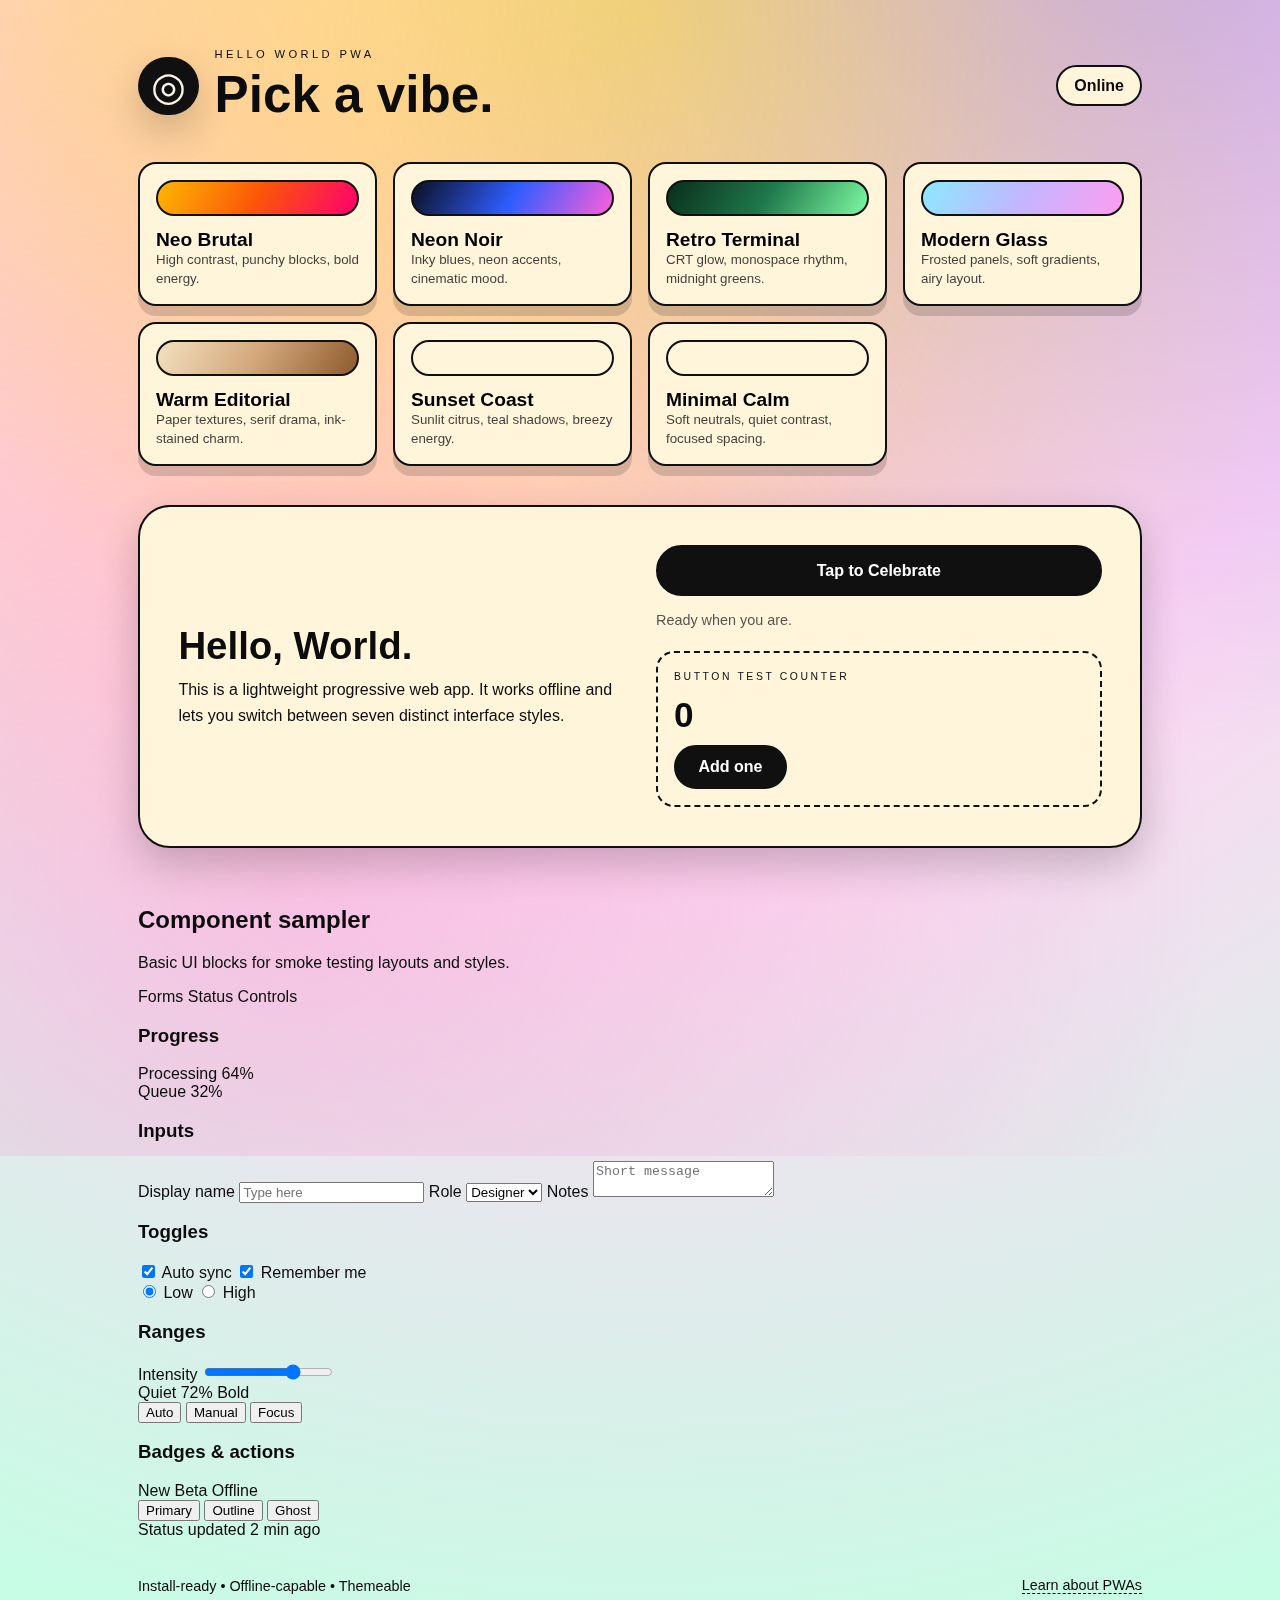
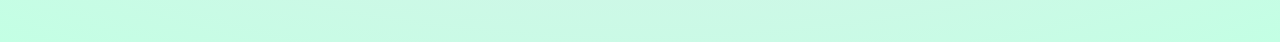
<file: index.html>
<!doctype html>
<html lang="en" data-theme="brutal">
  <head>
    <meta charset="utf-8" />
    <meta name="viewport" content="width=device-width, initial-scale=1" />
    <meta name="theme-color" content="#0b0b0b" />
    <title>Hello PWA</title>
    <link rel="manifest" href="/manifest.webmanifest" />
    <link rel="stylesheet" href="/styles.css" />
    <link rel="icon" href="/icon.svg" type="image/svg+xml" />
  </head>
  <body>
    <div class="ambient" aria-hidden="true"></div>
    <main class="shell">
      <header class="top">
        <div class="brand">
          <span class="logo" aria-hidden="true">◎</span>
          <div>
            <p class="kicker">Hello World PWA</p>
            <h1>Pick a vibe.</h1>
          </div>
        </div>
        <div class="status" id="net-status">Checking connection…</div>
      </header>

      <section class="chooser" aria-label="Theme chooser">
        <button class="theme-card" data-theme="brutal">
          <span class="swatch brutal"></span>
          <div>
            <h2>Neo Brutal</h2>
            <p>High contrast, punchy blocks, bold energy.</p>
          </div>
        </button>
        <button class="theme-card" data-theme="noir">
          <span class="swatch noir"></span>
          <div>
            <h2>Neon Noir</h2>
            <p>Inky blues, neon accents, cinematic mood.</p>
          </div>
        </button>
        <button class="theme-card" data-theme="terminal">
          <span class="swatch terminal"></span>
          <div>
            <h2>Retro Terminal</h2>
            <p>CRT glow, monospace rhythm, midnight greens.</p>
          </div>
        </button>
        <button class="theme-card" data-theme="glass">
          <span class="swatch glass"></span>
          <div>
            <h2>Modern Glass</h2>
            <p>Frosted panels, soft gradients, airy layout.</p>
          </div>
        </button>
        <button class="theme-card" data-theme="editorial">
          <span class="swatch editorial"></span>
          <div>
            <h2>Warm Editorial</h2>
            <p>Paper textures, serif drama, ink-stained charm.</p>
          </div>
        </button>
        <button class="theme-card" data-theme="sunset">
          <span class="swatch sunset"></span>
          <div>
            <h2>Sunset Coast</h2>
            <p>Sunlit citrus, teal shadows, breezy energy.</p>
          </div>
        </button>
        <button class="theme-card" data-theme="minimal">
          <span class="swatch minimal"></span>
          <div>
            <h2>Minimal Calm</h2>
            <p>Soft neutrals, quiet contrast, focused spacing.</p>
          </div>
        </button>
      </section>

      <section class="hero">
        <div>
          <h2>Hello, World.</h2>
          <p>
            This is a lightweight progressive web app. It works offline and lets you switch
            between seven distinct interface styles.
          </p>
        </div>
        <div class="cta">
          <button id="hello-btn">Tap to Celebrate</button>
          <p class="tiny" id="hello-output">Ready when you are.</p>
          <div class="counter-block" aria-live="polite">
            <p class="counter-label">Button test counter</p>
            <div class="counter-readout" id="counter-value">0</div>
            <button id="counter-btn" type="button">Add one</button>
          </div>
        </div>
      </section>

      <section class="components" aria-label="UI components">
        <div class="components-head">
          <div>
            <h2>Component sampler</h2>
            <p>Basic UI blocks for smoke testing layouts and styles.</p>
          </div>
          <div class="pill-row" role="list">
            <span class="pill" role="listitem">Forms</span>
            <span class="pill" role="listitem">Status</span>
            <span class="pill" role="listitem">Controls</span>
          </div>
        </div>
        <div class="component-grid">
          <article class="component-card">
            <h3>Progress</h3>
            <div class="progress">
              <div class="progress-track" role="progressbar" aria-valuemin="0" aria-valuemax="100" aria-valuenow="64">
                <span class="progress-fill" style="--value: 64%;"></span>
              </div>
              <div class="progress-meta">Processing 64%</div>
            </div>
            <div class="progress">
              <div class="progress-track alt" role="progressbar" aria-valuemin="0" aria-valuemax="100" aria-valuenow="32">
                <span class="progress-fill" style="--value: 32%;"></span>
              </div>
              <div class="progress-meta">Queue 32%</div>
            </div>
          </article>

          <article class="component-card">
            <h3>Inputs</h3>
            <label class="field">
              <span>Display name</span>
              <input type="text" placeholder="Type here" />
            </label>
            <label class="field">
              <span>Role</span>
              <select>
                <option>Designer</option>
                <option>Engineer</option>
                <option>Writer</option>
              </select>
            </label>
            <label class="field">
              <span>Notes</span>
              <textarea rows="2" placeholder="Short message"></textarea>
            </label>
          </article>

          <article class="component-card">
            <h3>Toggles</h3>
            <div class="switches">
              <label class="switch">
                <input type="checkbox" checked />
                <span class="switch-track" aria-hidden="true"></span>
                Auto sync
              </label>
              <label class="check">
                <input type="checkbox" checked />
                Remember me
              </label>
              <div class="radio-group" role="radiogroup" aria-label="Priority">
                <label class="radio">
                  <input type="radio" name="priority" checked />
                  Low
                </label>
                <label class="radio">
                  <input type="radio" name="priority" />
                  High
                </label>
              </div>
            </div>
          </article>

          <article class="component-card">
            <h3>Ranges</h3>
            <label class="field">
              <span>Intensity</span>
              <input type="range" min="0" max="100" value="72" />
            </label>
            <div class="range-meta">
              <span>Quiet</span>
              <span>72%</span>
              <span>Bold</span>
            </div>
            <div class="segmented" role="group" aria-label="Mode">
              <button type="button" class="seg active">Auto</button>
              <button type="button" class="seg">Manual</button>
              <button type="button" class="seg">Focus</button>
            </div>
          </article>

          <article class="component-card">
            <h3>Badges & actions</h3>
            <div class="chip-row">
              <span class="chip">New</span>
              <span class="chip">Beta</span>
              <span class="chip alert">Offline</span>
            </div>
            <div class="button-row">
              <button class="flat" type="button">Primary</button>
              <button class="outline" type="button">Outline</button>
              <button class="ghost-btn" type="button">Ghost</button>
            </div>
            <div class="note">
              <span class="dot" aria-hidden="true"></span>
              Status updated 2 min ago
            </div>
          </article>
        </div>
      </section>

      <footer class="foot">
        <div>Install-ready • Offline-capable • Themeable</div>
        <a class="ghost" href="https://developer.mozilla.org/en-US/docs/Web/Progressive_web_apps" target="_blank" rel="noreferrer">Learn about PWAs</a>
      </footer>
    </main>

    <script src="/app.js" defer></script>
  </body>
</html>
</file>
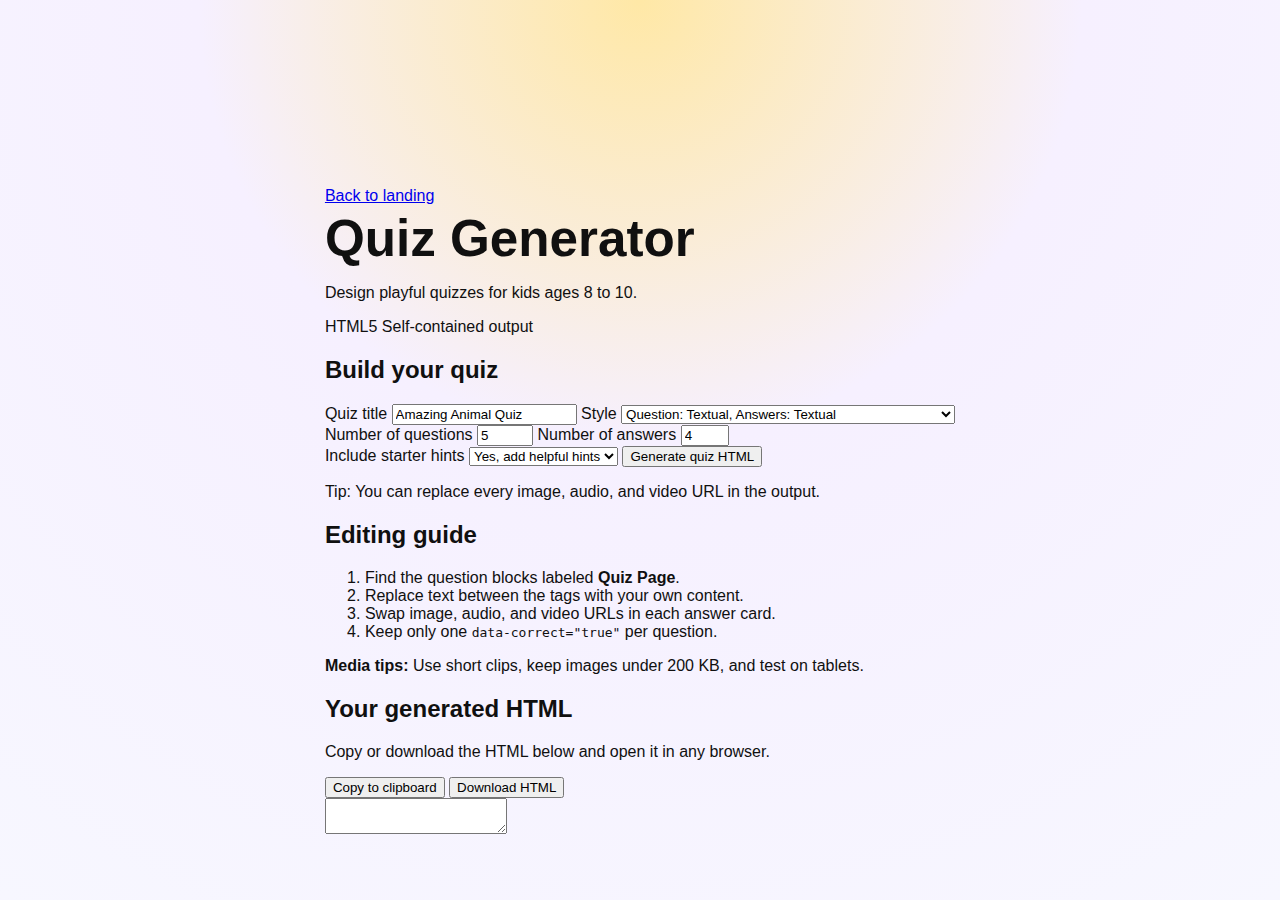
<file: quiz.html>
<!doctype html>
<html lang="en">
  <head>
    <meta charset="utf-8" />
    <meta name="viewport" content="width=device-width, initial-scale=1" />
    <meta name="theme-color" content="#ff7a4a" />
    <title>Quiz Generator</title>
    <link rel="manifest" href="/manifest.webmanifest" />
    <link rel="stylesheet" href="/styles.css" />
    <link rel="icon" href="/icon.svg" type="image/svg+xml" />
    <link rel="preconnect" href="https://fonts.googleapis.com" />
    <link rel="preconnect" href="https://fonts.gstatic.com" crossorigin />
    <link href="https://fonts.googleapis.com/css2?family=Fredoka:wght@400;600;700&family=Nunito:wght@400;600;700&display=swap" rel="stylesheet" />
  </head>
  <body class="quiz">
    <div class="quiz-ambient" aria-hidden="true"></div>
    <main class="quiz-shell">
      <header class="quiz-header">
        <div>
          <a class="quiz-back" href="/index.html">Back to landing</a>
          <h1>Quiz Generator</h1>
          <p class="quiz-subtitle">Design playful quizzes for kids ages 8 to 10.</p>
        </div>
        <div class="quiz-status">
          <span class="quiz-chip">HTML5</span>
          <span class="quiz-chip">Self-contained output</span>
        </div>
      </header>

      <section class="quiz-layout">
        <form class="quiz-card quiz-form" id="quiz-form">
          <h2>Build your quiz</h2>
          <label class="quiz-field">
            <span>Quiz title</span>
            <input type="text" id="quiz-title" value="Amazing Animal Quiz" />
          </label>
          <label class="quiz-field">
            <span>Style</span>
            <select id="quiz-style">
              <option value="text-text">Question: Textual, Answers: Textual</option>
              <option value="text-audio-image">Question: Textual + Sound, Answers: Images</option>
              <option value="video-audio-image-audio">Question: Video + Sound, Answers: Images + Sound</option>
            </select>
          </label>
          <div class="quiz-row">
            <label class="quiz-field">
              <span>Number of questions</span>
              <input type="number" id="quiz-questions" min="1" max="12" value="5" />
            </label>
            <label class="quiz-field">
              <span>Number of answers</span>
              <input type="number" id="quiz-answers" min="2" max="6" value="4" />
            </label>
          </div>
          <label class="quiz-field">
            <span>Include starter hints</span>
            <select id="quiz-hints">
              <option value="yes">Yes, add helpful hints</option>
              <option value="no">No, keep it clean</option>
            </select>
          </label>
          <button class="quiz-primary" type="submit">Generate quiz HTML</button>
          <p class="quiz-note">Tip: You can replace every image, audio, and video URL in the output.</p>
        </form>

        <aside class="quiz-card quiz-help">
          <h2>Editing guide</h2>
          <ol>
            <li>Find the question blocks labeled <strong>Quiz Page</strong>.</li>
            <li>Replace text between the tags with your own content.</li>
            <li>Swap image, audio, and video URLs in each answer card.</li>
            <li>Keep only one <code>data-correct="true"</code> per question.</li>
          </ol>
          <div class="quiz-tip">
            <p><strong>Media tips:</strong> Use short clips, keep images under 200 KB, and test on tablets.</p>
          </div>
        </aside>
      </section>

      <section class="quiz-card quiz-output">
        <div class="quiz-output-head">
          <div>
            <h2>Your generated HTML</h2>
            <p>Copy or download the HTML below and open it in any browser.</p>
          </div>
          <div class="quiz-toolbar">
            <button class="quiz-secondary" type="button" id="copy-html">Copy to clipboard</button>
            <button class="quiz-secondary" type="button" id="download-html">Download HTML</button>
          </div>
        </div>
        <textarea id="quiz-html" spellcheck="false"></textarea>
      </section>
    </main>

    <script src="/quiz.js" defer></script>
    <script src="/pwa.js" defer></script>
  </body>
</html>
</file>
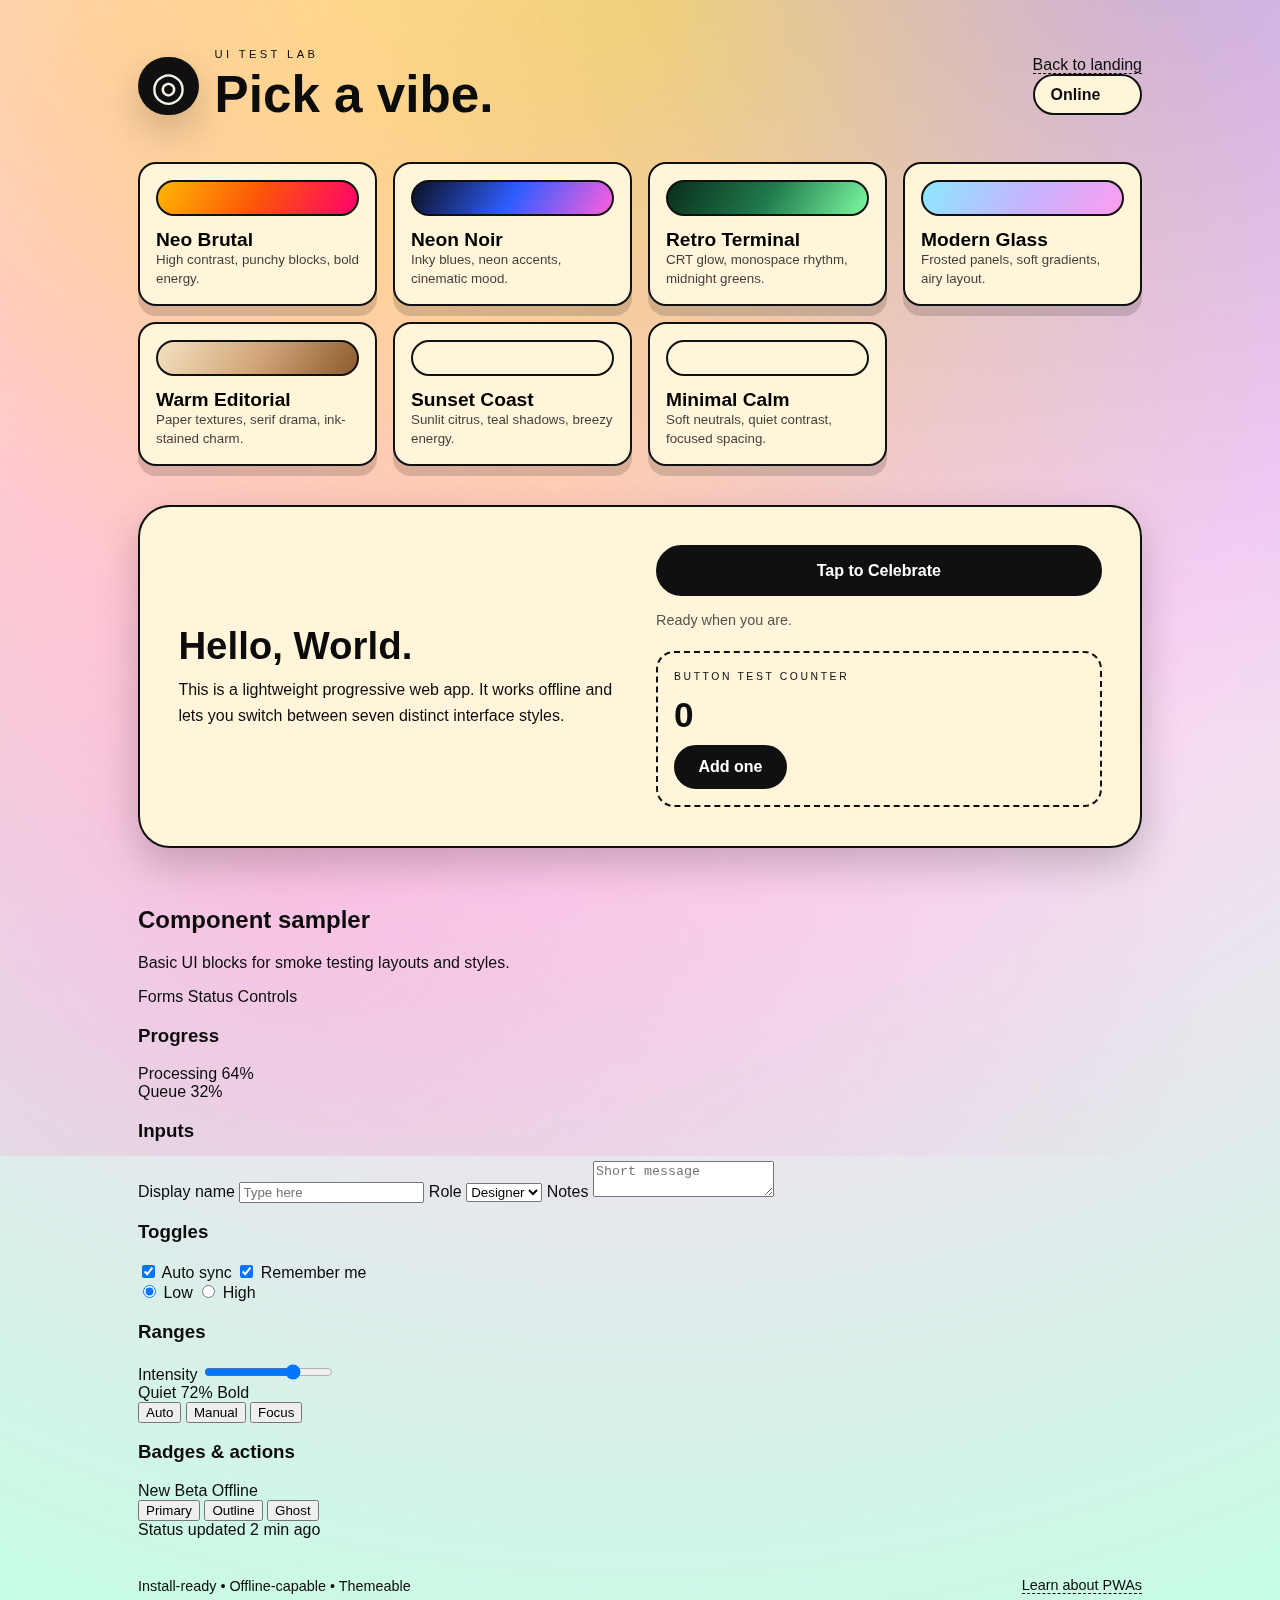
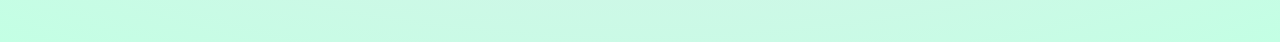
<file: test.html>
<!doctype html>
<html lang="en" data-theme="brutal">
  <head>
    <meta charset="utf-8" />
    <meta name="viewport" content="width=device-width, initial-scale=1" />
    <meta name="theme-color" content="#0b0b0b" />
    <title>UI Test Lab</title>
    <link rel="manifest" href="/manifest.webmanifest" />
    <link rel="stylesheet" href="/styles.css" />
    <link rel="icon" href="/icon.svg" type="image/svg+xml" />
  </head>
  <body>
    <div class="ambient" aria-hidden="true"></div>
    <main class="shell">
      <header class="top">
        <div class="brand">
          <span class="logo" aria-hidden="true">◎</span>
          <div>
            <p class="kicker">UI Test Lab</p>
            <h1>Pick a vibe.</h1>
          </div>
        </div>
        <div>
          <a class="ghost" href="/index.html">Back to landing</a>
          <div class="status" id="net-status">Checking connection…</div>
        </div>
      </header>

      <section class="chooser" aria-label="Theme chooser">
        <button class="theme-card" data-theme="brutal">
          <span class="swatch brutal"></span>
          <div>
            <h2>Neo Brutal</h2>
            <p>High contrast, punchy blocks, bold energy.</p>
          </div>
        </button>
        <button class="theme-card" data-theme="noir">
          <span class="swatch noir"></span>
          <div>
            <h2>Neon Noir</h2>
            <p>Inky blues, neon accents, cinematic mood.</p>
          </div>
        </button>
        <button class="theme-card" data-theme="terminal">
          <span class="swatch terminal"></span>
          <div>
            <h2>Retro Terminal</h2>
            <p>CRT glow, monospace rhythm, midnight greens.</p>
          </div>
        </button>
        <button class="theme-card" data-theme="glass">
          <span class="swatch glass"></span>
          <div>
            <h2>Modern Glass</h2>
            <p>Frosted panels, soft gradients, airy layout.</p>
          </div>
        </button>
        <button class="theme-card" data-theme="editorial">
          <span class="swatch editorial"></span>
          <div>
            <h2>Warm Editorial</h2>
            <p>Paper textures, serif drama, ink-stained charm.</p>
          </div>
        </button>
        <button class="theme-card" data-theme="sunset">
          <span class="swatch sunset"></span>
          <div>
            <h2>Sunset Coast</h2>
            <p>Sunlit citrus, teal shadows, breezy energy.</p>
          </div>
        </button>
        <button class="theme-card" data-theme="minimal">
          <span class="swatch minimal"></span>
          <div>
            <h2>Minimal Calm</h2>
            <p>Soft neutrals, quiet contrast, focused spacing.</p>
          </div>
        </button>
      </section>

      <section class="hero">
        <div>
          <h2>Hello, World.</h2>
          <p>
            This is a lightweight progressive web app. It works offline and lets you switch
            between seven distinct interface styles.
          </p>
        </div>
        <div class="cta">
          <button id="hello-btn">Tap to Celebrate</button>
          <p class="tiny" id="hello-output">Ready when you are.</p>
          <div class="counter-block" aria-live="polite">
            <p class="counter-label">Button test counter</p>
            <div class="counter-readout" id="counter-value">0</div>
            <button id="counter-btn" type="button">Add one</button>
          </div>
        </div>
      </section>

      <section class="components" aria-label="UI components">
        <div class="components-head">
          <div>
            <h2>Component sampler</h2>
            <p>Basic UI blocks for smoke testing layouts and styles.</p>
          </div>
          <div class="pill-row" role="list">
            <span class="pill" role="listitem">Forms</span>
            <span class="pill" role="listitem">Status</span>
            <span class="pill" role="listitem">Controls</span>
          </div>
        </div>
        <div class="component-grid">
          <article class="component-card">
            <h3>Progress</h3>
            <div class="progress">
              <div class="progress-track" role="progressbar" aria-valuemin="0" aria-valuemax="100" aria-valuenow="64">
                <span class="progress-fill" style="--value: 64%;"></span>
              </div>
              <div class="progress-meta">Processing 64%</div>
            </div>
            <div class="progress">
              <div class="progress-track alt" role="progressbar" aria-valuemin="0" aria-valuemax="100" aria-valuenow="32">
                <span class="progress-fill" style="--value: 32%;"></span>
              </div>
              <div class="progress-meta">Queue 32%</div>
            </div>
          </article>

          <article class="component-card">
            <h3>Inputs</h3>
            <label class="field">
              <span>Display name</span>
              <input type="text" placeholder="Type here" />
            </label>
            <label class="field">
              <span>Role</span>
              <select>
                <option>Designer</option>
                <option>Engineer</option>
                <option>Writer</option>
              </select>
            </label>
            <label class="field">
              <span>Notes</span>
              <textarea rows="2" placeholder="Short message"></textarea>
            </label>
          </article>

          <article class="component-card">
            <h3>Toggles</h3>
            <div class="switches">
              <label class="switch">
                <input type="checkbox" checked />
                <span class="switch-track" aria-hidden="true"></span>
                Auto sync
              </label>
              <label class="check">
                <input type="checkbox" checked />
                Remember me
              </label>
              <div class="radio-group" role="radiogroup" aria-label="Priority">
                <label class="radio">
                  <input type="radio" name="priority" checked />
                  Low
                </label>
                <label class="radio">
                  <input type="radio" name="priority" />
                  High
                </label>
              </div>
            </div>
          </article>

          <article class="component-card">
            <h3>Ranges</h3>
            <label class="field">
              <span>Intensity</span>
              <input type="range" min="0" max="100" value="72" />
            </label>
            <div class="range-meta">
              <span>Quiet</span>
              <span>72%</span>
              <span>Bold</span>
            </div>
            <div class="segmented" role="group" aria-label="Mode">
              <button type="button" class="seg active">Auto</button>
              <button type="button" class="seg">Manual</button>
              <button type="button" class="seg">Focus</button>
            </div>
          </article>

          <article class="component-card">
            <h3>Badges & actions</h3>
            <div class="chip-row">
              <span class="chip">New</span>
              <span class="chip">Beta</span>
              <span class="chip alert">Offline</span>
            </div>
            <div class="button-row">
              <button class="flat" type="button">Primary</button>
              <button class="outline" type="button">Outline</button>
              <button class="ghost-btn" type="button">Ghost</button>
            </div>
            <div class="note">
              <span class="dot" aria-hidden="true"></span>
              Status updated 2 min ago
            </div>
          </article>
        </div>
      </section>

      <footer class="foot">
        <div>Install-ready • Offline-capable • Themeable</div>
        <a class="ghost" href="https://developer.mozilla.org/en-US/docs/Web/Progressive_web_apps" target="_blank" rel="noreferrer">Learn about PWAs</a>
      </footer>
    </main>

    <script src="/app.js" defer></script>
  </body>
</html>
</file>
<file: styles.css>
:root {
  --ease-out: cubic-bezier(0.16, 1, 0.3, 1);
  --shadow: 0 16px 40px rgba(0, 0, 0, 0.2);
}

* {
  box-sizing: border-box;
}

body {
  margin: 0;
  min-height: 100vh;
  display: grid;
  place-items: center;
  font-family: "Space Grotesk", "Avenir Next", sans-serif;
  background: radial-gradient(circle at top, #ffe8a6 0%, #f6f0ff 40%, #f7f7ff 100%);
  color: #101010;
  overflow-x: hidden;
}

.ambient {
  position: fixed;
  inset: -20vmax;
  background:
    radial-gradient(circle at 20% 20%, rgba(255, 203, 92, 0.4), transparent 50%),
    radial-gradient(circle at 80% 10%, rgba(102, 89, 255, 0.35), transparent 45%),
    radial-gradient(circle at 30% 80%, rgba(255, 128, 197, 0.3), transparent 55%);
  filter: blur(0px);
  z-index: 0;
}

.shell {
  position: relative;
  z-index: 1;
  width: min(1100px, 92vw);
  padding: clamp(1.5rem, 4vw, 3rem);
  display: grid;
  gap: clamp(1.5rem, 3vw, 2.5rem);
}

.top {
  display: flex;
  gap: 1.5rem;
  justify-content: space-between;
  align-items: center;
  flex-wrap: wrap;
}

.brand {
  display: flex;
  gap: 1rem;
  align-items: center;
}

.logo {
  font-size: 2.5rem;
  padding: 0.4rem 0.8rem;
  border-radius: 999px;
  background: #101010;
  color: #f9f4e8;
  box-shadow: var(--shadow);
}

.kicker {
  text-transform: uppercase;
  letter-spacing: 0.3em;
  font-size: 0.7rem;
  margin: 0;
}

h1 {
  margin: 0.3rem 0 0;
  font-size: clamp(2rem, 4vw, 3.2rem);
}

.status {
  padding: 0.6rem 1rem;
  border-radius: 999px;
  background: #fdf6df;
  border: 2px solid #101010;
  font-weight: 600;
}

.chooser {
  display: grid;
  grid-template-columns: repeat(auto-fit, minmax(220px, 1fr));
  gap: 1rem;
}

.theme-card {
  border: 2px solid #101010;
  background: #ffffff;
  border-radius: 18px;
  padding: 1rem;
  text-align: left;
  display: grid;
  gap: 0.8rem;
  cursor: pointer;
  transition: transform 0.2s var(--ease-out), box-shadow 0.2s var(--ease-out);
  box-shadow: 0 10px 0 rgba(0, 0, 0, 0.15);
}

.theme-card:hover {
  transform: translateY(-4px);
  box-shadow: 0 16px 0 rgba(0, 0, 0, 0.2);
}

.theme-card h2 {
  margin: 0;
  font-size: 1.2rem;
}

.theme-card p {
  margin: 0;
  opacity: 0.75;
  line-height: 1.4;
}

.swatch {
  height: 36px;
  border-radius: 999px;
  border: 2px solid #101010;
}

.swatch.brutal {
  background: linear-gradient(120deg, #ffb703, #fb5607, #ff006e);
}

.swatch.noir {
  background: linear-gradient(120deg, #0b1022, #2f5dff, #ff5edb);
}

.swatch.terminal {
  background: linear-gradient(120deg, #0a2e1b, #1f7a4c, #7df9a1);
}

.swatch.glass {
  background: linear-gradient(120deg, #8be9ff, #c3b6ff, #ff9cf0);
}

.swatch.editorial {
  background: linear-gradient(120deg, #f3e1c0, #d2a679, #8d5b2d);
}

.hero {
  display: grid;
  grid-template-columns: repeat(auto-fit, minmax(260px, 1fr));
  gap: 2rem;
  align-items: center;
  padding: clamp(1.5rem, 3vw, 2.5rem);
  border-radius: 32px;
  border: 2px solid #101010;
  background: #fffaf0;
  box-shadow: var(--shadow);
  animation: floatIn 0.8s var(--ease-out);
}

.hero h2 {
  font-size: clamp(1.8rem, 3vw, 2.6rem);
  margin: 0 0 0.6rem;
}

.hero p {
  margin: 0;
  line-height: 1.6;
}

.cta {
  display: grid;
  gap: 0.8rem;
}

.cta button {
  border: 2px solid #101010;
  padding: 0.9rem 1.6rem;
  border-radius: 999px;
  background: #101010;
  color: #fff;
  font-size: 1rem;
  font-weight: 700;
  cursor: pointer;
  transition: transform 0.2s var(--ease-out), box-shadow 0.2s var(--ease-out);
}

.cta button:hover {
  transform: translateY(-2px) scale(1.01);
  box-shadow: var(--shadow);
}

.counter-block {
  margin-top: 0.4rem;
  padding: 1rem;
  border-radius: 18px;
  border: 2px dashed #101010;
  background: #fff;
  display: grid;
  gap: 0.6rem;
}

.counter-label {
  margin: 0;
  text-transform: uppercase;
  letter-spacing: 0.25em;
  font-size: 0.65rem;
}

.counter-readout {
  font-size: 2.2rem;
  font-weight: 700;
}

.counter-block button {
  justify-self: start;
  padding: 0.7rem 1.4rem;
}

.tiny {
  margin: 0;
  font-size: 0.9rem;
  opacity: 0.7;
}

.foot {
  display: flex;
  justify-content: space-between;
  align-items: center;
  gap: 1rem;
  flex-wrap: wrap;
  font-size: 0.9rem;
}

.ghost {
  text-decoration: none;
  color: inherit;
  border-bottom: 1px dashed currentColor;
}

@keyframes floatIn {
  from {
    opacity: 0;
    transform: translateY(18px);
  }
  to {
    opacity: 1;
    transform: translateY(0);
  }
}

/* Theme overrides */
html[data-theme="terminal"] body {
  font-family: "IBM Plex Mono", "JetBrains Mono", monospace;
  background: radial-gradient(circle at top, #0e2c1b 0%, #08140d 55%, #040807 100%);
  color: #d8ffe4;
}

html[data-theme="noir"] body {
  font-family: "Archivo", "Helvetica Neue", sans-serif;
  background: radial-gradient(circle at top, #1c2747 0%, #0b1022 45%, #05070f 100%);
  color: #eef3ff;
}

html[data-theme="noir"] .ambient {
  background:
    radial-gradient(circle at 20% 20%, rgba(93, 168, 255, 0.25), transparent 55%),
    radial-gradient(circle at 80% 10%, rgba(255, 94, 219, 0.2), transparent 50%),
    radial-gradient(circle at 40% 80%, rgba(46, 255, 223, 0.15), transparent 60%);
}

html[data-theme="noir"] .logo,
html[data-theme="noir"] .status,
html[data-theme="noir"] .theme-card,
html[data-theme="noir"] .hero,
html[data-theme="noir"] .counter-block,
html[data-theme="noir"] .cta button {
  border-color: #58c9ff;
}

html[data-theme="noir"] .logo {
  background: #0b1022;
  color: #7ef9ff;
}

html[data-theme="noir"] .status,
html[data-theme="noir"] .theme-card,
html[data-theme="noir"] .hero,
html[data-theme="noir"] .counter-block {
  background: rgba(11, 16, 34, 0.88);
  box-shadow: 0 22px 50px rgba(10, 20, 45, 0.55);
}

html[data-theme="noir"] .cta button {
  background: linear-gradient(120deg, #5a7bff, #7ef9ff, #ff6adf);
  color: #07101f;
}

html[data-theme="terminal"] .ambient {
  background:
    radial-gradient(circle at 20% 20%, rgba(46, 250, 125, 0.25), transparent 55%),
    radial-gradient(circle at 70% 30%, rgba(0, 255, 170, 0.2), transparent 50%),
    radial-gradient(circle at 50% 80%, rgba(0, 120, 80, 0.35), transparent 60%);
}

html[data-theme="terminal"] .logo,
html[data-theme="terminal"] .status,
html[data-theme="terminal"] .theme-card,
html[data-theme="terminal"] .hero,
html[data-theme="terminal"] .counter-block,
html[data-theme="terminal"] .cta button {
  border-color: #1eff8b;
}

html[data-theme="terminal"] .logo {
  background: #0a1b12;
  color: #1eff8b;
}

html[data-theme="terminal"] .status,
html[data-theme="terminal"] .theme-card,
html[data-theme="terminal"] .hero,
html[data-theme="terminal"] .counter-block {
  background: rgba(5, 20, 12, 0.8);
  box-shadow: 0 0 24px rgba(30, 255, 139, 0.25);
}

html[data-theme="terminal"] .cta button {
  background: #1eff8b;
  color: #052112;
}

html[data-theme="glass"] body {
  font-family: "Manrope", "Gill Sans", sans-serif;
  background: radial-gradient(circle at top, #c7f0ff 0%, #e7d6ff 45%, #fef6ff 100%);
  color: #1b1c24;
}

html[data-theme="glass"] .ambient {
  background:
    radial-gradient(circle at 20% 20%, rgba(255, 255, 255, 0.8), transparent 55%),
    radial-gradient(circle at 80% 10%, rgba(168, 195, 255, 0.65), transparent 50%),
    radial-gradient(circle at 40% 80%, rgba(255, 180, 235, 0.45), transparent 60%);
}

html[data-theme="glass"] .hero,
html[data-theme="glass"] .theme-card,
html[data-theme="glass"] .status,
html[data-theme="glass"] .counter-block {
  background: rgba(255, 255, 255, 0.55);
  backdrop-filter: blur(14px);
  border-color: rgba(27, 28, 36, 0.2);
  box-shadow: 0 24px 60px rgba(117, 127, 245, 0.25);
}

html[data-theme="glass"] .logo {
  background: rgba(255, 255, 255, 0.85);
  color: #5d43d6;
  border: 1px solid rgba(117, 127, 245, 0.3);
}

html[data-theme="glass"] .cta button {
  border-color: rgba(27, 28, 36, 0.2);
  background: linear-gradient(120deg, #6bdcff, #bca0ff, #ff92dd);
  color: #1b1c24;
}

html[data-theme="editorial"] body {
  font-family: "Cormorant Garamond", "Baskerville", serif;
  background: radial-gradient(circle at top, #f6e9d3 0%, #f2dcc2 40%, #e9d0b3 100%);
  color: #35200f;
}

html[data-theme="editorial"] .ambient {
  background:
    radial-gradient(circle at 20% 20%, rgba(255, 249, 235, 0.9), transparent 55%),
    radial-gradient(circle at 80% 10%, rgba(207, 160, 111, 0.45), transparent 50%),
    radial-gradient(circle at 40% 80%, rgba(139, 86, 32, 0.25), transparent 60%);
}

html[data-theme="editorial"] .logo {
  background: #3b2312;
  color: #f8e9d2;
}

html[data-theme="editorial"] .status,
html[data-theme="editorial"] .theme-card,
html[data-theme="editorial"] .hero,
html[data-theme="editorial"] .counter-block {
  background: #fdf6ea;
  border-color: #3b2312;
  box-shadow: 0 18px 40px rgba(59, 35, 18, 0.25);
}

html[data-theme="editorial"] .cta button {
  background: #3b2312;
  color: #fdf6ea;
}

html[data-theme="brutal"] body {
  font-family: "Bebas Neue", "Impact", sans-serif;
  background: radial-gradient(circle at top, #ffe36e 0%, #ffd6f3 45%, #c3ffe4 100%);
  color: #0c0c0c;
}

html[data-theme="brutal"] .hero,
html[data-theme="brutal"] .theme-card,
html[data-theme="brutal"] .status,
html[data-theme="brutal"] .counter-block {
  background: #fff5db;
}

@media (max-width: 700px) {
  .top {
    align-items: flex-start;
  }
  .hero {
    padding: 1.4rem;
  }
}
</file>
